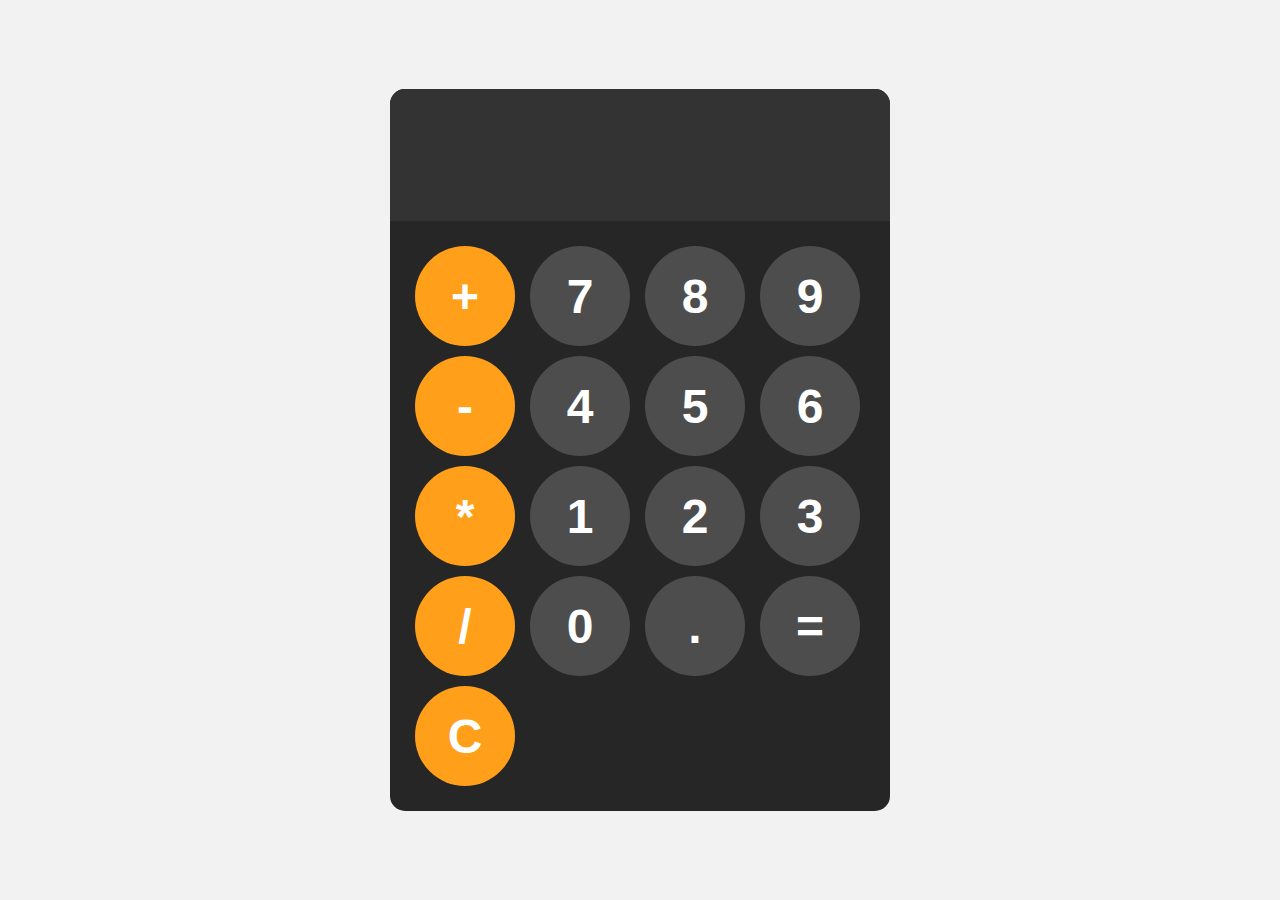
<file: CALCULATOR/index.html>
<!DOCTYPE html>
<html lang="en">
<head>
    <meta charset="UTF-8">
    <meta name="viewport" content="width=device-width, initial-scale=1.0">
    <title>Calculator</title>
    <link rel="stylesheet" href="style.css">
</head>
<body>
        <div id="calculator">
            <input readonly id="display">
            <div id="keys">
                <button onclick="appendToDisplay('+')" class="operator-btn">+</button>
                <button onclick="appendToDisplay('7')">7</button>
                <button onclick="appendToDisplay('8')">8</button>
                <button onclick="appendToDisplay('9')">9</button>
                <button onclick="appendToDisplay('-')" class="operator-btn">-</button>
                <button onclick="appendToDisplay('4')">4</button>
                <button onclick="appendToDisplay('5')">5</button>
                <button onclick="appendToDisplay('6')">6</button>
                <button onclick="appendToDisplay('*')" class="operator-btn">*</button>
                <button onclick="appendToDisplay('1')">1</button>
                <button onclick="appendToDisplay('2')">2</button>
                <button onclick="appendToDisplay('3')">3</button>
                <button onclick="appendToDisplay('/')" class="operator-btn">/</button>
                <button onclick="appendToDisplay('0')">0</button>
                <button onclick="appendToDisplay('.')" >.</button>
                <button onclick="calculate()">=</button>
                <button onclick="clearDisplay()" class="operator-btn">C</button>


            </div>
        </div>



    
    
    
    
    <script src="index.js"></script>
</body>
</html>
</file>
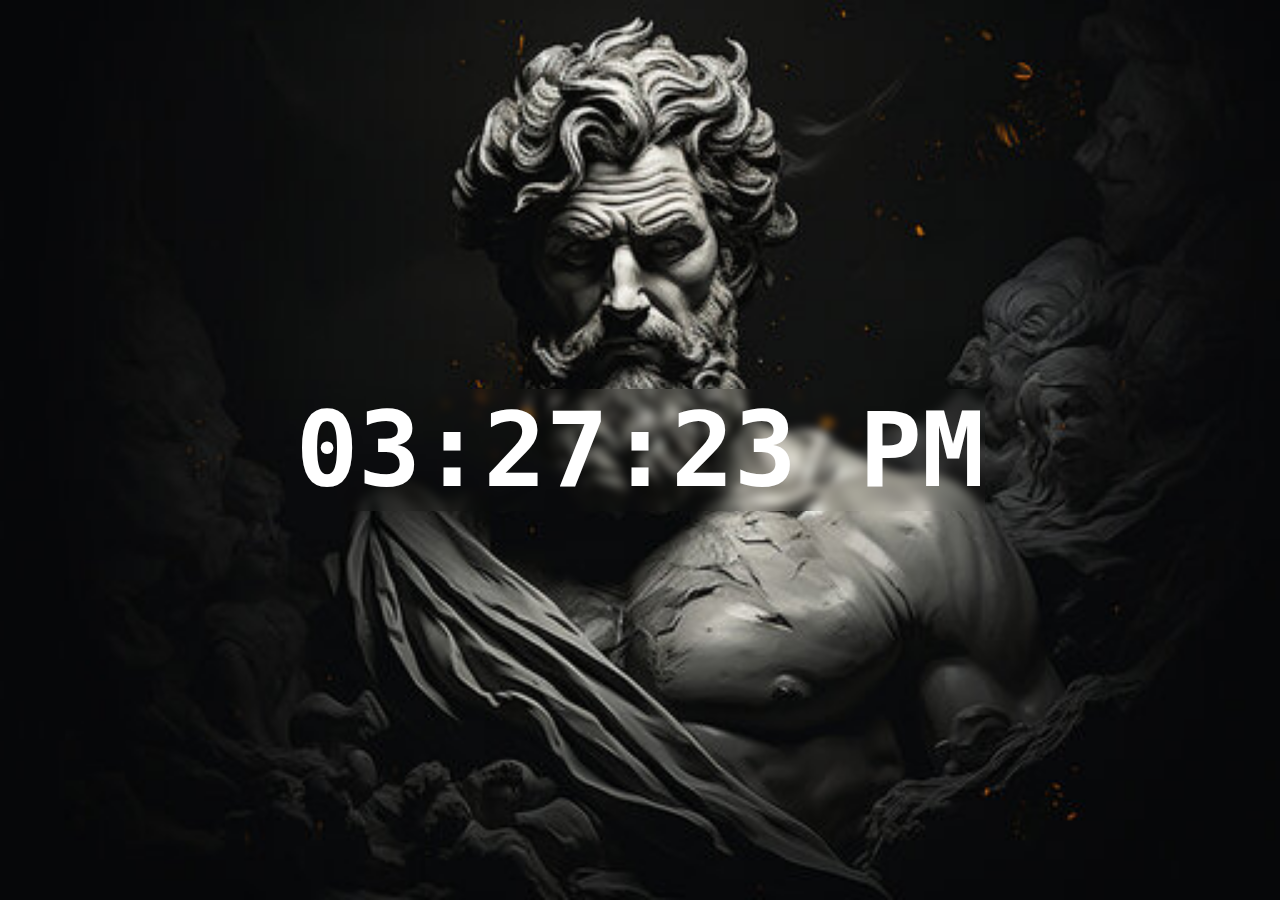
<file: Clock Program/index.html>
<!DOCTYPE html>
<html lang="en">
<head>
    <meta charset="UTF-8">
    <meta name="viewport" content="width=device-width, initial-scale=1.0">
    <title>Clock</title>
    <link rel="stylesheet" href="style.css">
</head>
<body>
    <div id = "clock-container">
    <div id="clock">00:00:00</div>
</div>

    <script src="index.js"></script>
</body>
</html>
</file>
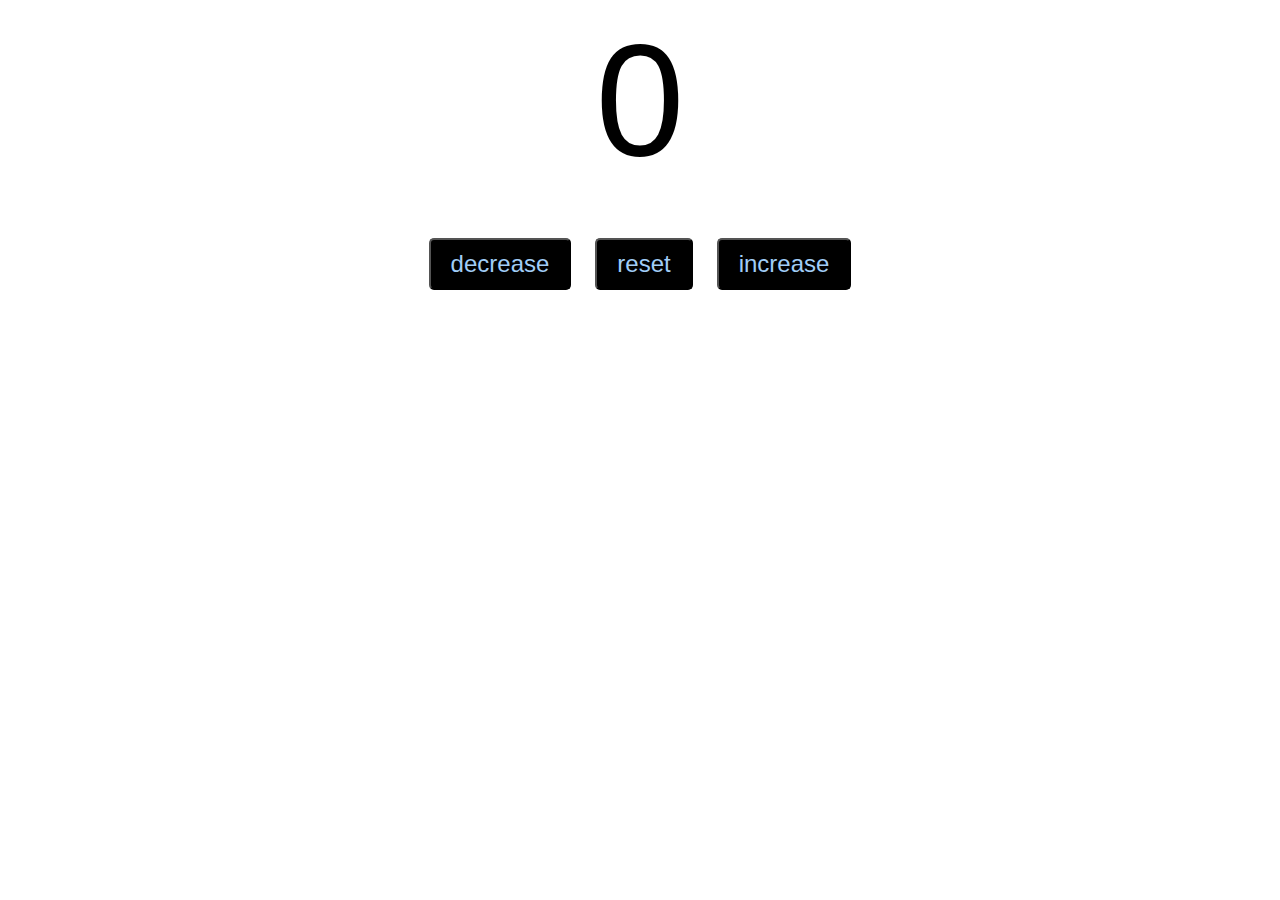
<file: Counter/index.html>
<!DOCTYPE html>
<html lang="en">
<head>
    <meta charset="UTF-8">
    <meta name="viewport" content="width=device-width, initial-scale=1.0">
    <title>Document</title>
    <link rel="stylesheet" href="style.css">
</head>
<body>
    <label id="countLabel">0</label><br><br>
    <div id="btnContainer">
        
        <button id="decreaseBtn" class="buttons">decrease</button>
        <button id="resetBtn" class="buttons">reset</button>
        <button id="increaseBtn" class="buttons">increase</button>
    </div>
    
    
    <script src="index.js"></script>
</body>
</html>
</file>
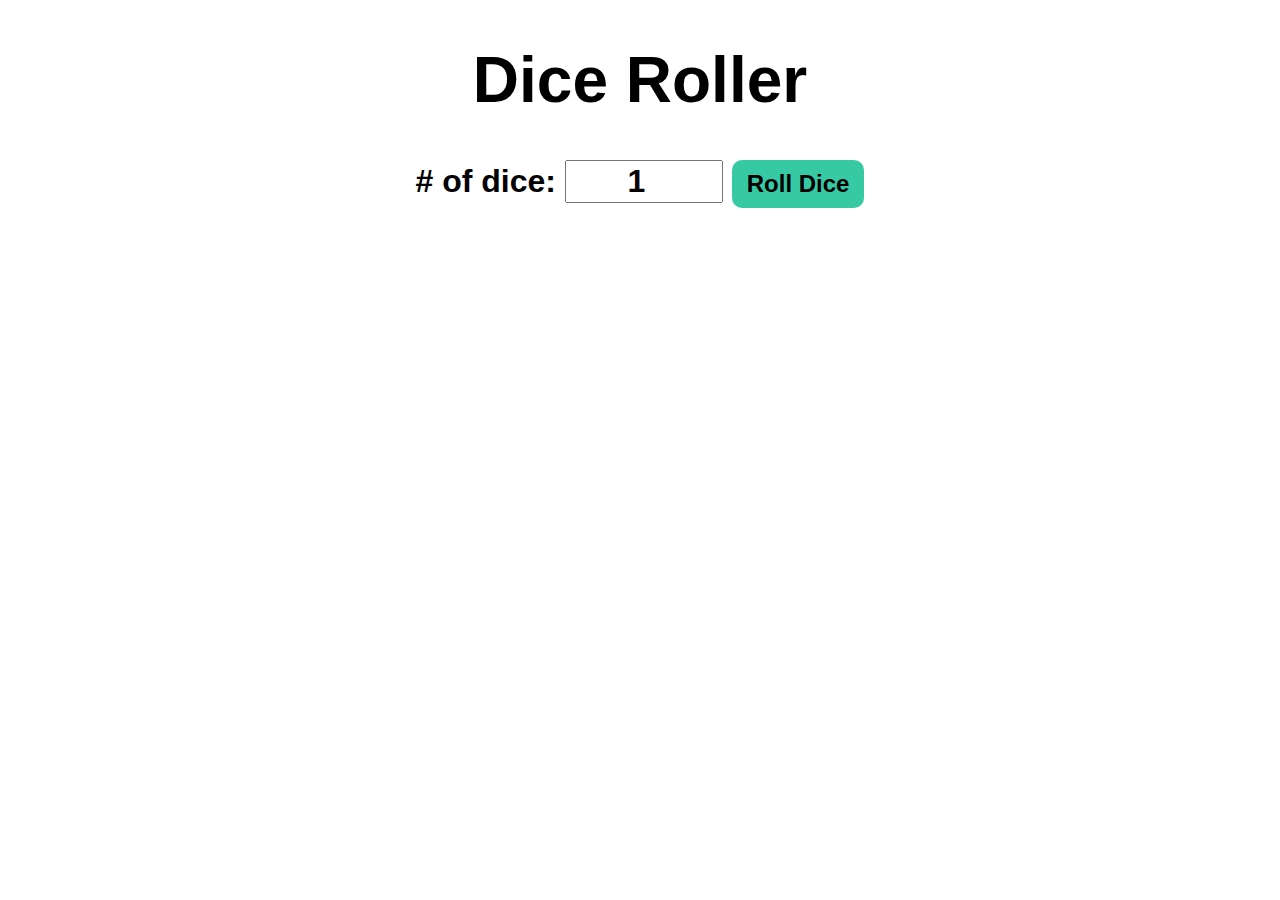
<file: Dice Roller/index.html>
<!DOCTYPE html>
<html lang="en">
<head>
    <meta charset="UTF-8">
    <meta name="viewport" content="width=device-width, initial-scale=1.0">
    <title>Dice Roller</title>
    <link rel="stylesheet" href="style.css">
</head>
<body>
    
    <div id="container">
    <h1>Dice Roller</h1>
    <label for=""># of dice:</label>
    <input type="number" value="1" min="1" id="numOfDice">
    <button onclick="rollDice()">Roll Dice</button>
    <div id="diceResult"></div>
    <div id="diceImages"></div>
     




</div>




    <script src="index.js"></script>
</body>
</html>
</file>
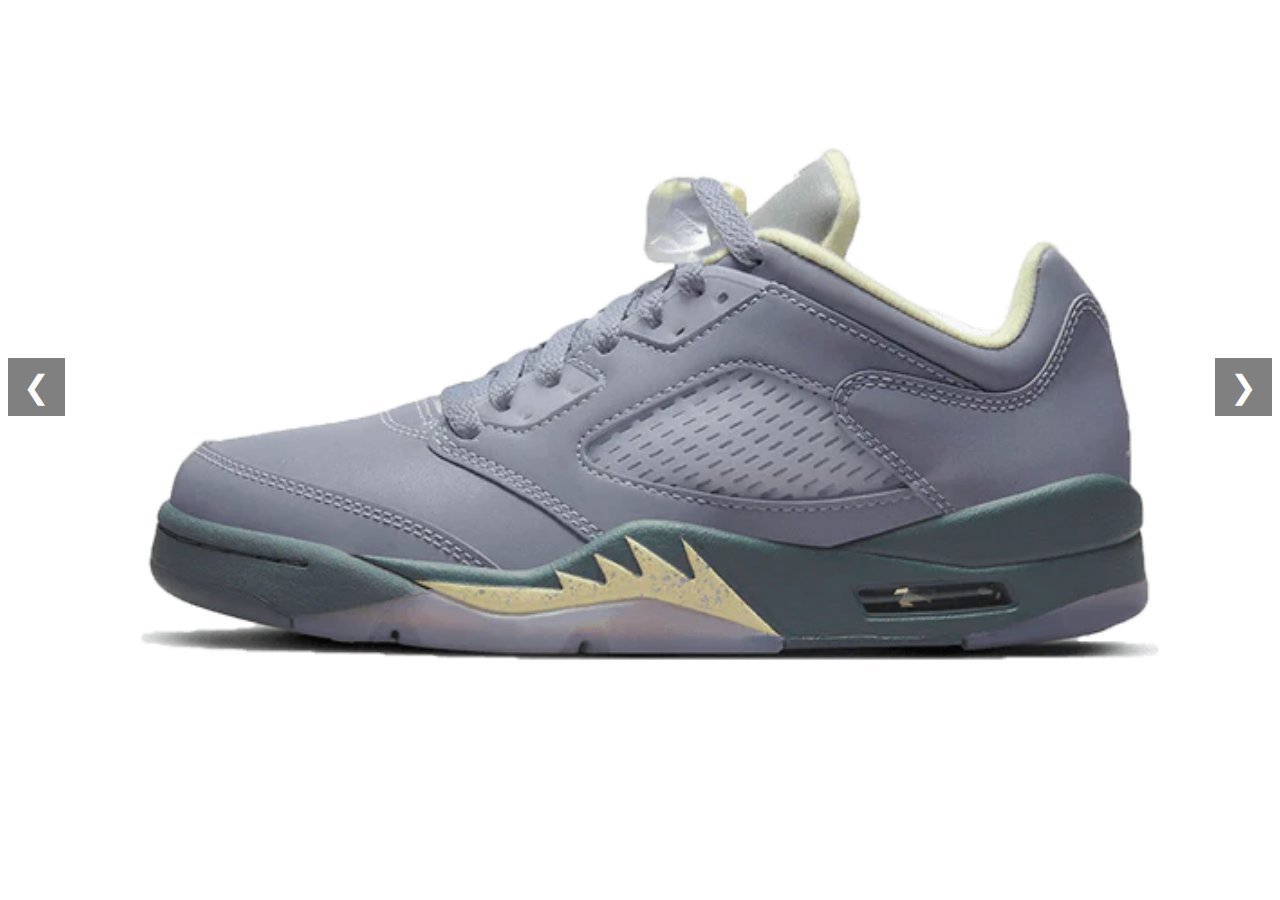
<file: Image Slider/index.html>
<!DOCTYPE html>
<html lang="en">
<head>
    <meta charset="UTF-8">
    <meta name="viewport" content="width=device-width, initial-scale=1.0">
    <title>Image Slider</title>
    <link rel="stylesheet" href="style.css">


</head>
<body>
        <div class="slider">
            <div class="slides">
                <img class="slide" src="image1.jpeg" alt="Image #1">
                <img class="slide" src="image2.jpeg" alt="Image #2">
                <img class="slide" src="image3.jpeg" alt="Image #3">

            </div>

    <button class="prev" onclick="prevSlide()">&#10094</button>
    <button class="next" onclick="nextSlide()">&#10095</button>
    
        </div>











    <script src="index.js"></script>
</body>
</html>
</file>
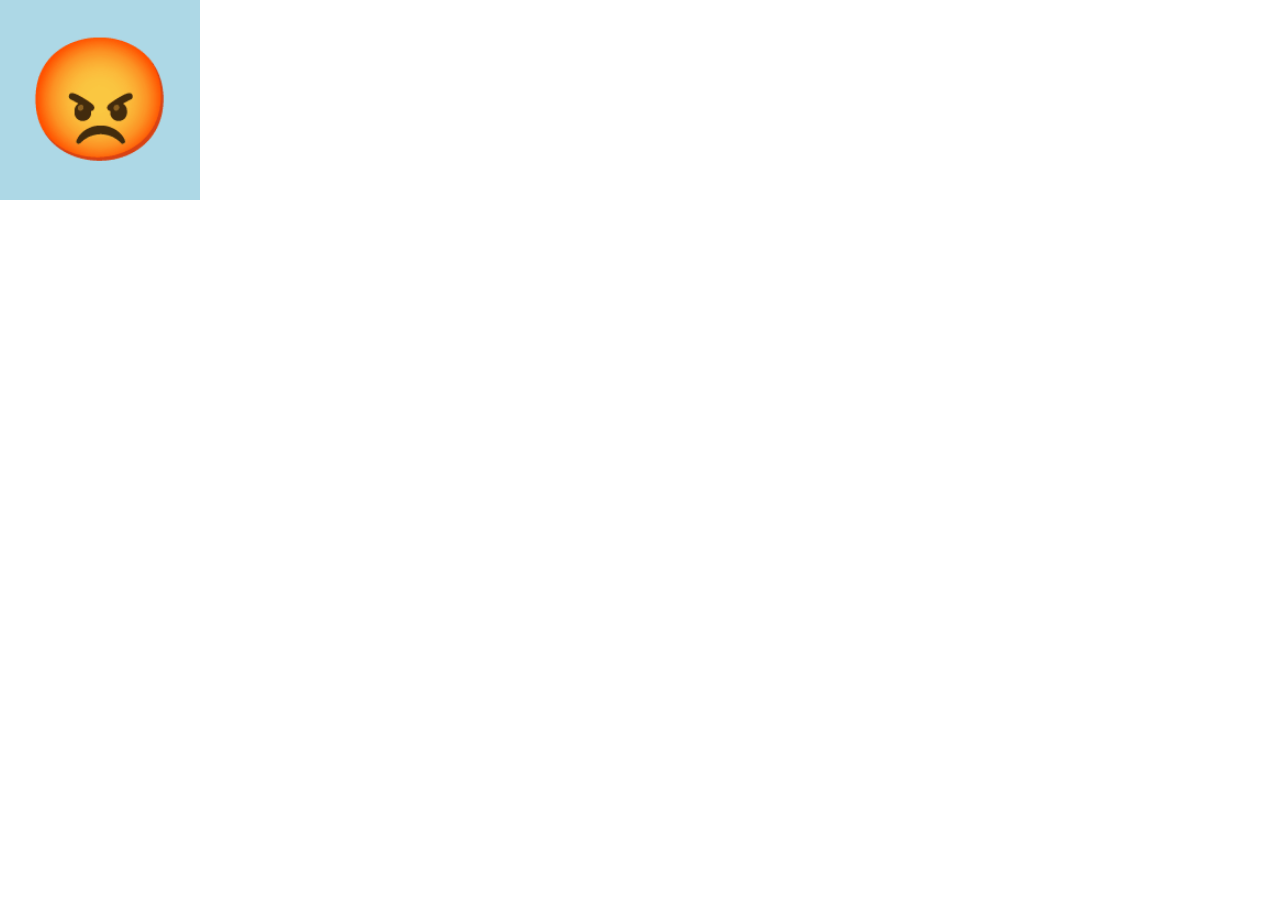
<file: Key events (Buttons)/index.html>
<!DOCTYPE html>
<html lang="en">
<head>
    <meta charset="UTF-8">
    <meta name="viewport" content="width=device-width, initial-scale=1.0">
    <title>Document</title>
    <link rel="stylesheet" href="style.css">
</head>
<body>





    <div id="Box">😡</div>


<script src="index.js"></script>

</body>
</html>
</file>
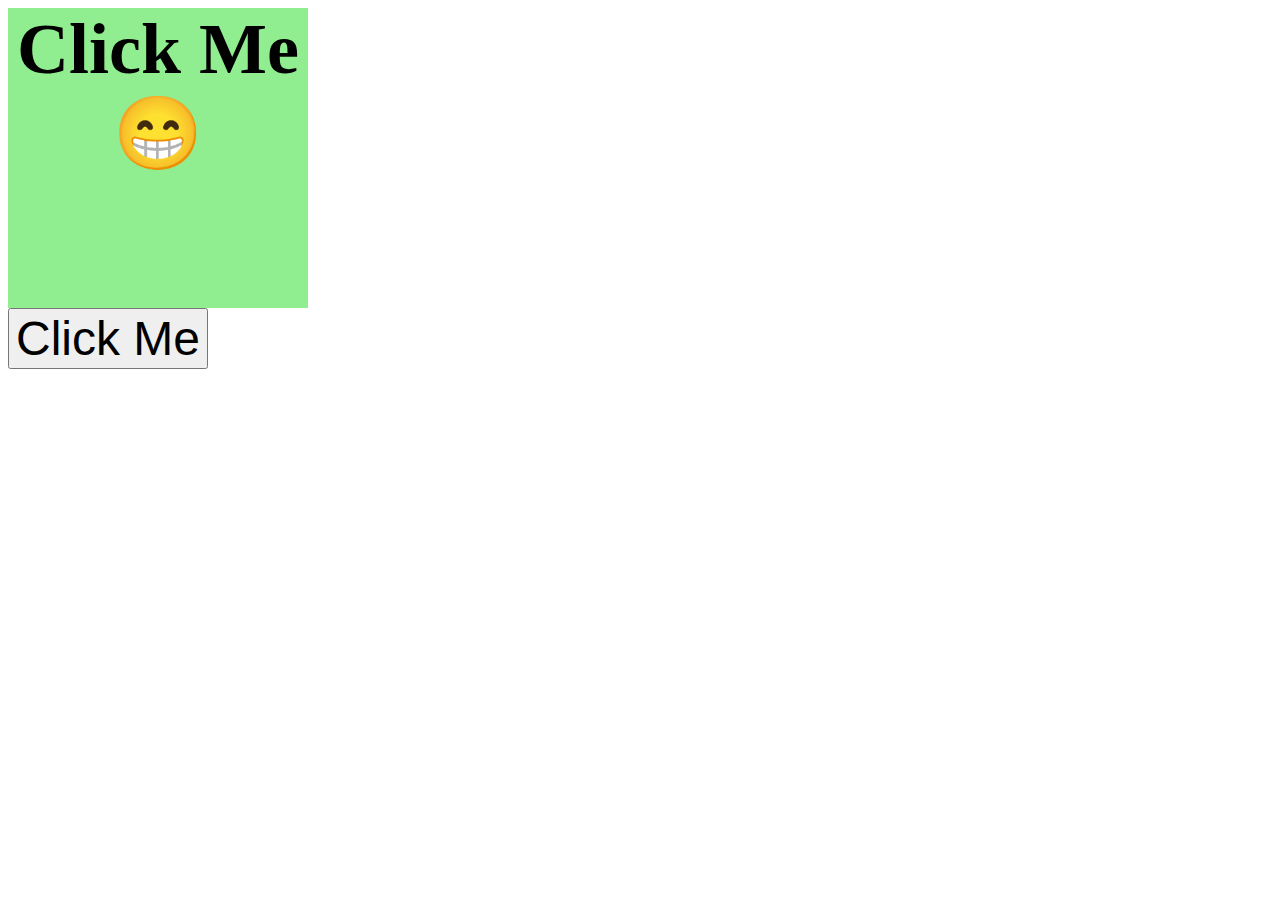
<file: Mouse events/index.html>
<!DOCTYPE html>
<html lang="en">
<head>
    <meta charset="UTF-8">
    <meta name="viewport" content="width=device-width, initial-scale=1.0">
    <title>Document</title>
    <link rel="stylesheet" href="style.css">
</head>
<body>
    
    <div id="Box">
        Click Me 😁
    </div>


<button id="button">Click Me</button>




<script src="index.js"></script>






</body>
</html>
</file>
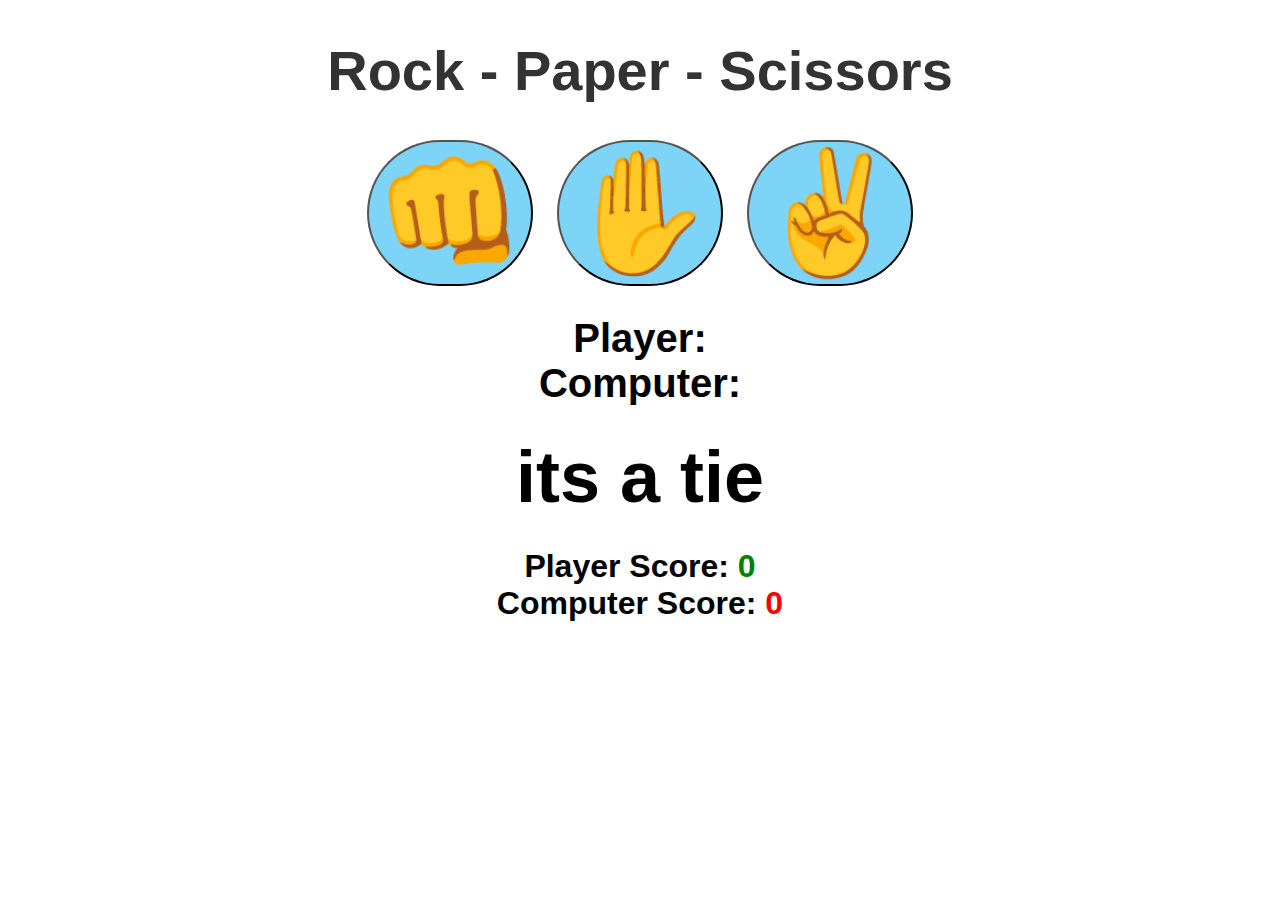
<file: ROCK PAPER SCISSOR/index.html>
<!DOCTYPE html>
<html lang="en">
<head>
    <meta charset="UTF-8">
    <meta name="viewport" content="width=device-width, initial-scale=1.0">
    <title>RPS GAME</title>
    <link rel="stylesheet" href="style.css">
</head>
<body>


    <h1>Rock - Paper - Scissors</h1>
    <div class="choices">
        

            <button onclick="playGame('rock')">👊</button>
            <button onclick="playGame('paper')">✋</button>
            <button onclick="playGame('scissors')">✌️</button>


    </div>

    <div id="playerDisplay"> Player: </div>
    <div id="computerDisplay"> Computer: </div>
    <div id="resultDisplay"> its a tie </div>


    <div class="scoreDisplay"> Player Score: 
        <span id="playerScoreDisplay">0</span>
    </div>
    
    <div class="scoreDisplay"> Computer Score: 
        <span id="computerScoreDisplay">0</span>
    </div>
    
    








    <script src="index.js"></script>
</body>
</html>
</file>
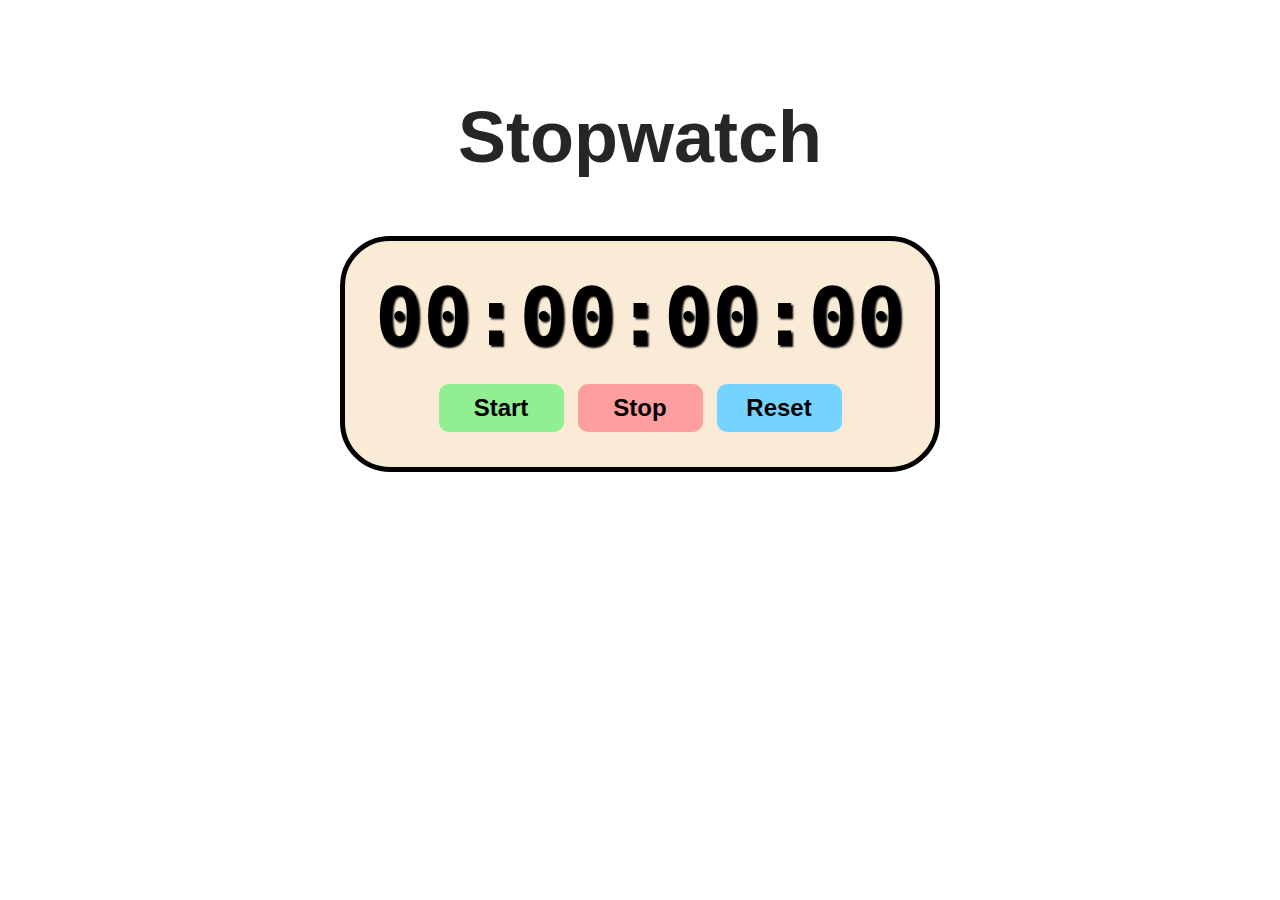
<file: Stopwatch/index.html>
<!DOCTYPE html>
<html lang="en">
<head>
    <meta charset="UTF-8">
    <meta name="viewport" content="width=device-width, initial-scale=1.0">
    <title>Stopwatch</title>
    <link rel="stylesheet" href="style.css">
</head>
<body>

<h1 id="myH1">Stopwatch</h1>
    <div id="container">
        <div id="display"> 00:00:00:00</div>
        <div id="controls">
        <button id="Start" onclick="Start()">Start</button>
        <button id="Stop" onclick="Stop()">Stop</button>
        <button id="Reset" onclick="Reset()">Reset</button>
    </div>


    </div>



    <script src="index.js"></script>
</body>
</html>
</file>
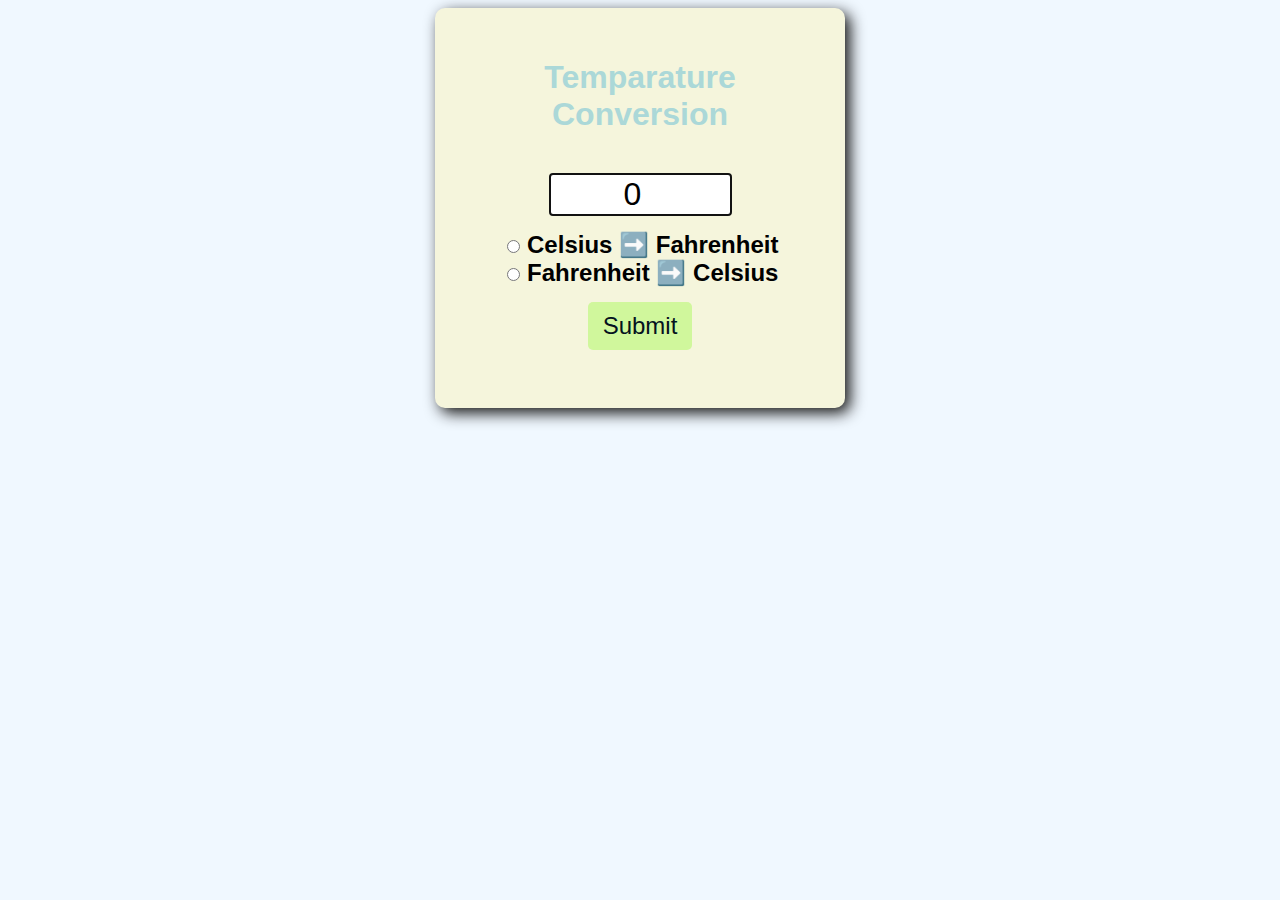
<file: Temparature Conversion/index.html>
<!DOCTYPE html>
<html lang="en">
<head>
    <meta charset="UTF-8">
    <meta name="viewport" content="width=device-width, initial-scale=1.0">
    <title>Temparature Conversion</title>
    <link rel="stylesheet" href="style.css">
</head>
<body>
    <form>
<h1>Temparature Conversion</h1>
<br>
<input id="textBox" type="number" value="0">

<br>
<input type="radio" id="toFahrenheit" name="unit" >
<label for="toFahrenheit">Celsius ➡️ Fahrenheit</label>
<br>
<input type="radio" id="toCelcius" name="unit">
<label for="toCelcius">Fahrenheit ➡️ Celsius</label>
<br>
<button type="button" onclick="convert()">Submit</button>
<p id="result"></p>

    </form>


    <script src="index.js"></script>
</body>
</html>
</file>
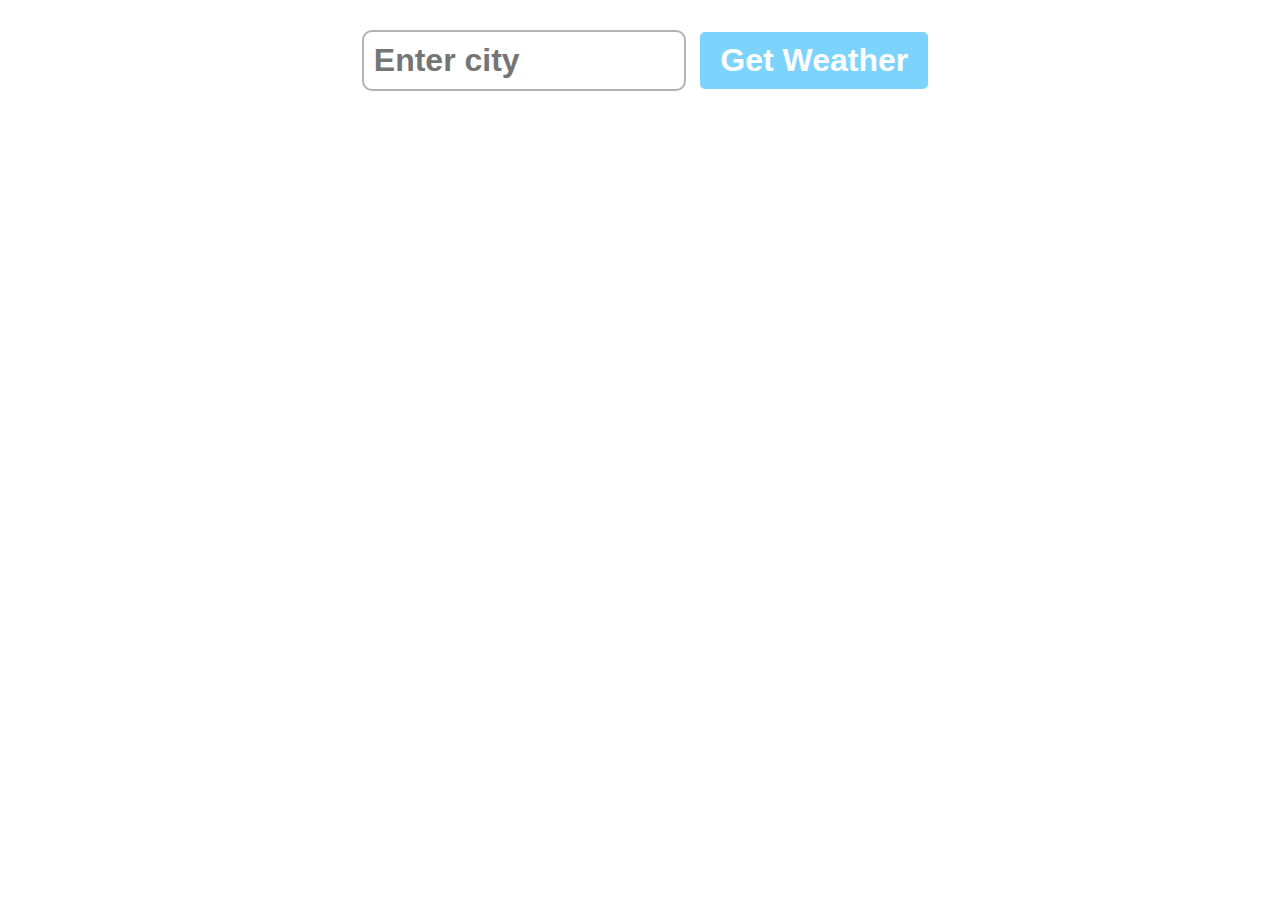
<file: Weather App/index.html>
<!DOCTYPE html>
<html lang="en">
<head>
    <meta charset="UTF-8">
    <meta name="viewport" content="width=device-width, initial-scale=1.0">
    <title>Weather APP</title>
    <link rel="stylesheet" href="style.css">

</head>
<body>
    
    <form class="weatherForm">
        <input type="text" class="cityInput" placeholder="Enter city">
        <button type="submit">Get Weather</button>

    </form>

<div class="card" style="display: none;"> 
    
</div>


    <script src="index.js"></script>
</body>
</html>
</file>
<file: CALCULATOR/style.css>
body{
margin: 0;
display: flex;
justify-content: center;
align-items: center;
height: 100vh;
background-color: hsl(0, 0%, 95%);
}


#calculator{
    font-family: arial, sans-serif;
    background-color: hsl(0, 0%, 15%);
    border-radius: 15px;
    max-width: 500px;
    overflow: hidden;

}
#display{
    width: 100%;
    padding: 20px;
    font-size: 5rem;
    text-align: left;
    border: none;
    background-color: hsl(0, 0%, 20%);
    color: white;
}

#keys{
    display: grid;
    grid-template-columns: repeat(4,1fr);
    gap: 10px;
    padding: 25px;
}


button{
    width: 100px;
    height: 100px;
    border-radius: 50px;
    border: none;
    background-color: hsl(0, 0%, 30%);
    color: white;
    font-size: 3rem;
    font-weight: bold;
    cursor: pointer;
}

button:hover{
    background-color: hsl(0, 0%, 40%);
}
button:active{
    background-color: hsl(0, 0%, 50%);
}

.operator-btn{
    background-color: hsl(35, 100%, 55%);
}
.operator-btn:hover{
    background-color: hsl(35, 100%, 65%);
}
.operator-btn:active{
    background-color: hsl(35, 100%, 75%);
}
</file>
<file: Clock Program/style.css>
body{
    margin: 0;
    background-image: url(bg.jpg);
    background-position: center;
    background-repeat: no-repeat;
    background-size: cover;
    background-attachment: fixed;
}


#clock-container{

    display: flex;
    justify-content: center;
    align-items: center;
    height: 100vh;
    


}
#clock{

    font-family: monospace;
    font-size: 6.5rem;
    font-weight: bold;
    text-align: center;
    color: hsl(0, 0%, 100%);
    backdrop-filter: blur(5px);
    
    background-color: hsl(0, 0%, 77%), 0.1;
}
</file>
<file: Counter/style.css>
#countLabel{
    text-align: center;
    display: block;
    font-size: 10em;
    font-family: Arial, Helvetica, sans-serif;

    
}


#btnContainer {

    
    text-align: center;

}
.buttons{
    font-size: 1.5em;
    padding: 10px 20px;
    margin: 10px;
    color: hsl(209, 84%, 80%);
    border-radius: 5px;
    background-color: hsl(0, 0%, 0%);
    cursor: pointer;
    transition: background-color 0.25s;
}
.buttons:hover{
    background-color: hsl(0, 0%, 25%);;

}
</file>
<file: Dice Roller/style.css>
#container{
font-family: Arial, Helvetica, sans-serif;
text-align: center;
font-size: 2rem;
font-weight: bold;

}

button{
    font-size: 1.5rem;
    padding: 10px 15px;
    border-radius: 10px;
    border: none;
    background-color: hsl(165, 58%, 50%);
    cursor: pointer;
    font-weight: bold;
}

button:hover{
    background-color: hsl(165, 58%, 60%);
}
button:active{
    background-color: hsl(165, 58%, 70%);
}

input{
    font-size: 2rem;
    width: 150px;
    text-align: center;
    font-weight: bold;
}

#diceReult{
    margin:25px;

}
#diceImages img{
    width: 100px;
    margin: 5px;

}
</file>
<file: Image Slider/style.css>
.slider{

    position: relative;
    width: 100%;
    margin: auto;
    overflow: hidden;

}


.slider img{
    display: none;
    width: 100%;
}

img.displaySlide{

    display: block;
    animation-name: fade;
    animation-duration: 1.5s;

}

.slider button{
    position: absolute;
    top: 50%;
    transform: translateY(-50%);
    font-size: 2rem;
    padding: 10px 15px;
    background-color: hsl(0, 0%, 50%);
    color: white;
    border: none;
    cursor: pointer;
}
.previous{
    left: 0;

}

.next{
    right: 0;
}



@keyframes fade{
    from {opacity: .5;}
    to {opacity: 1;}
}
</file>
<file: Key events (Buttons)/style.css>
body{
    margin: 0
    ;
}



#Box{
    background-color: lightblue;
    width: 200px;
    height: 200px;
    font-size: 7.5rem;
    display: flex;
    justify-content: center;
    align-items: center;
    position: relative;


}
</file>
<file: Mouse events/style.css>
#Box{

    background-color: lightgreen;
    width: 300px;
    height: 300px;
    font-size: 4.5rem;
    font-weight: bold;
    align-items: center;
    text-align: center;
}

#button{

    font-size: 3rem;
}
</file>
<file: ROCK PAPER SCISSOR/style.css>
body{
    font-family: Arial, Helvetica, sans-serif;
    text-align: center;
    font-weight: bold;
    margin: 0;
    display: flex;
    flex-direction: column;
    align-items: center;
}


h1{
    font-size: 3.5rem;
    color: hsl(0, 0%, 20%);
}
.choices{
    margin-bottom: 30px;


}


.choices button{

    font-size: 7.5rem;
    min-width: 160px;
    margin: 0 10px;
    border-radius: 250px;
    background-color: hsl(197, 88%, 73%);
    transition: background-color 0.5s ease;
}


.choices button:hover{

    background-color: hsl(197, 88%, 93%);


}

#playerDisplay, #computerDisplay{
    font-size: 2.5rem;
}

#resultDisplay{

    font-size: 4.5rem;
    margin: 30px 0;
}
.scoreDisplay{
    font-size: 2rem;


}
.greenText, #playerScoreDisplay{
    color: hsl(120, 100%, 25%);

}
.redText, #computerScoreDisplay{
    color: hsl(0, 100%, 50%);

}
.orangeText{
    color: hsl(39, 100%, 50%);
}
</file>
<file: Stopwatch/style.css>
body{
    display: flex;
    flex-direction: column;
    align-items: center;
    padding-top: 1.5em;
    margin-top: 1.5rem;
    border-top: 10px;


}
h1{
    font-size: 4.5rem;
    font-family: 'Lucida Sans', 'Lucida Sans Regular', 'Lucida Grande', 'Lucida Sans Unicode', Geneva, Verdana, sans-serif;
    color: hsl(0, 0%, 15%);
}
#display{
    font-size: 5rem;
    font-family: monospace;
    font-weight: bold;
    margin-bottom: 15px;
    border: 10px;
    text-shadow: 2px 2px 2px hsl(0, 0%, 0%);
    display : block;

}
#container{
    align-items: center;
    display: flex;
    flex-direction: column;
    border: 5px solid;
    border-radius: 50px;
    margin: 10px;
    padding: 30px;
    background-color: antiquewhite;
    

}

#controls button{
    font-size: 1.5rem;
    font-weight: bold;
    padding: 10px 20px;
    margin: 5px;
    border-radius: 10px;
    border: none;
    min-width: 125px;
    cursor: pointer;

    transition: background-color 0.5 ease;
}

#Start{
    background-color: hsl(120, 73%, 75%);
    
}
#Start:hover {
    background-color: hsl(120, 73%, 65%);

}
#Stop{
    background-color: hsl(0, 100%, 81%);
    
}
#Stop:hover {
    background-color: hsl(0, 100%, 71%);

}
#Reset{
    background-color: hsl(199, 100%, 73%);
    
}
#Reset:hover {
    background-color: hsl(199, 100%, 63%);

}
</file>
<file: Temparature Conversion/style.css>
body{
     font-family: 'Arial Narrow', Arial, sans-serif; 
    background-color: hsl(208, 100%, 97%);
    
}

h1{
    color: hsl(180, 37%, 76%);
    text-align: center;
    border: 15px;

}

form{
    text-align: center;
    background-color: beige;
    margin: auto;
    padding: 30px;
    max-width: 350px;
    border-radius: 10px;
    box-shadow: 5px 5px 15px hsl(0, 0%, 7%);

}
#textBox{
    text-align: center;
    width: 50%;
    font-size: 2em;
    border: 2px solid hsl(0, 0%, 7%);
    border-radius: 4px;
    margin-bottom: 15px;
}
label{
    font-size: 1.5em;
    font-weight: bold;
}
button{
    margin-top: 15px;
    background-color: hsl(86, 85%, 79%);
    border: none;
    border-radius: 5px;
    font-size: 1.5em;
    padding: 10px 15px;
    cursor: pointer;
    color: hsl(209, 77%, 7%);
}
button:hover{
    background-color: hsl(86, 85%, 60%);

}
#result{
    font-size: 1.75em;
    font-weight: bold;
}
</file>
<file: Weather App/style.css>
body{
    font-family: Arial, Helvetica, sans-serif;
    background-color: white;
    margin: 0;
    display: flex;
    flex-direction: column;
    align-items: center;


}
.weatherForm{

    margin:  20px;
}

.cityInput{
    padding: 10px;
    font-size: 2rem;
    font-weight: bold;
    border: 2px solid hsl(0, 0%, 0%, 0.3);
    border-radius: 10px;
    margin: 10px;
    width: 300px;
}
button[type="submit"]{

    padding: 10px 20px;
    font-weight: bold;
    font-size: 2rem;
    background-color: hsl(199, 97%, 74%);
    color: white;
    border: none;
    border-radius: 5px;
    cursor: pointer;
}
button[type="submit"]:hover{
    background-color: hsl(199, 97%, 64%);
}
.card{
    background: linear-gradient(180deg,hsl(210, 100%, 75%), hsl(40, 100%, 75%));
    padding: 50px;
    box-shadow: 2px 2px 5px hsl(0, 0%, 0%, 0.5);
    min-width: 300px;
    flex-direction: column;
    text-align: center;
    border-radius: 10px;
}
h1{
    
    margin-top: 0;
    margin-bottom: 25px;
}

p{
    font-size: 1.5rem;
    margin: 5px 0;
}
.cityDisplay, .tempDisplay{
    font-size: 3.5rem;
    font-weight: bold;
    color: hsl(0, 0%, 0%, 0.75);
    margin-bottom: 25px;
}
.humidityDisplay{
    font-weight: bold;
    margin-bottom: 25px;
}
.descDisplay{
    font-style: italic;
    font-weight: bold;
    font-size: 2rem;

}

.weatherEmoji{
    margin: 0;
    font-size: 7.5rem;

}
.errorDisplay{
    font-size: 2.5rem;
    font-weight: bold;
    color: hsl(0, 0%, 0%, 0.75);
}
</file>
